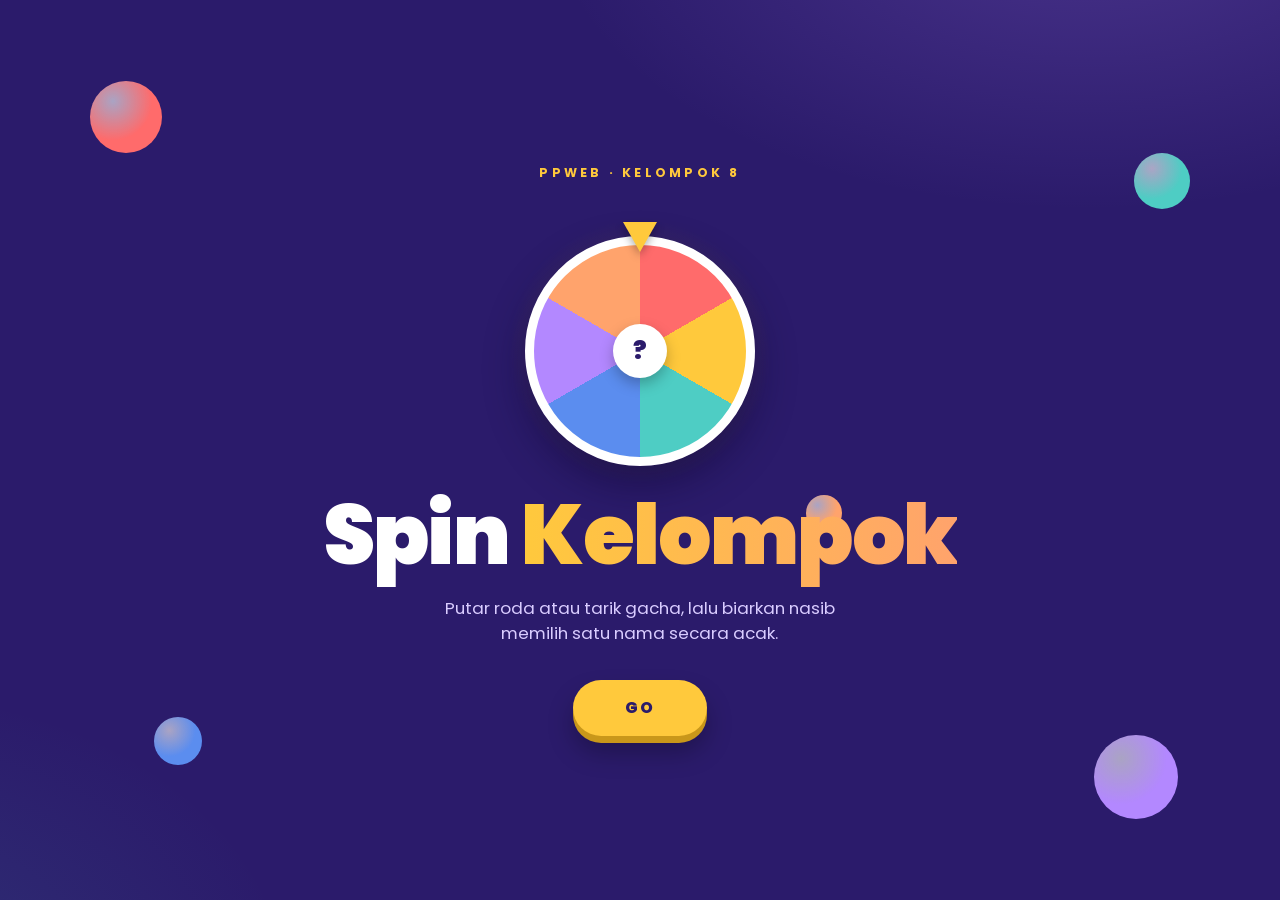
<file: index.html>
<!doctype html>
<html lang="id">
<head>
  <meta charset="utf-8">
  <meta name="viewport" content="width=device-width, initial-scale=1">
  <title>Spin Kelompok</title>
  <link rel="preconnect" href="https://fonts.googleapis.com">
  <link rel="preconnect" href="https://fonts.gstatic.com" crossorigin>
  <link href="https://fonts.googleapis.com/css2?family=Poppins:wght@400;500;600;700;800;900&display=swap" rel="stylesheet">
  <link rel="stylesheet" href="assets/css/style.css">
  <style>
    body { display: grid; place-items: center; min-height: 100vh; text-align: center; }
    main { position: relative; z-index: 1; padding: 40px 20px; display: grid; justify-items: center; }
    .eyebrow { color: var(--yellow); font-weight: 700; font-size: .78rem; letter-spacing: .26em; text-transform: uppercase; }

    /* Roda hero */
    .wheel-wrap { position: relative; width: 230px; height: 230px; margin: 54px 0 8px; }
    .wheel-wrap::before { /* glow */
      content: ""; position: absolute; inset: -30px; border-radius: 50%;
      background: radial-gradient(circle, rgba(255, 201, 60, .28), transparent 65%);
      animation: pulse 3.2s ease-in-out infinite;
    }
    .wheel {
      position: absolute; inset: 0; border-radius: 50%; border: 9px solid #fff;
      background: conic-gradient(var(--coral) 0 16.66%, var(--yellow) 0 33.33%, var(--teal) 0 50%, var(--blue) 0 66.66%, var(--violet) 0 83.33%, var(--orange) 0);
      box-shadow: var(--shadow);
      animation: spin 14s linear infinite;
      transition: filter .3s;
    }
    .wheel-wrap:hover .wheel { animation-duration: 2.4s; }
    .hub { position: absolute; left: 50%; top: 50%; width: 54px; height: 54px; margin: -27px; border-radius: 50%;
      background: #fff; color: var(--bg); display: grid; place-items: center; font-weight: 900; font-size: 1.5rem;
      box-shadow: 0 6px 14px rgba(0, 0, 0, .25); }
    .pointer { position: absolute; left: 50%; top: -14px; margin-left: -17px; width: 0; height: 0; z-index: 2;
      border-left: 17px solid transparent; border-right: 17px solid transparent; border-top: 30px solid var(--yellow);
      filter: drop-shadow(0 4px 4px rgba(0, 0, 0, .3)); transform-origin: 50% 0; animation: tick .5s ease-in-out infinite alternate; }
    @keyframes spin { to { transform: rotate(360deg); } }
    @keyframes tick { to { transform: rotate(-9deg); } }
    @keyframes pulse { 50% { opacity: .55; transform: scale(1.08); } }

    h1 { font-size: clamp(2.8rem, 9vw, 5.2rem); font-weight: 900; line-height: 1.05; letter-spacing: -.02em; margin-top: 18px; }
    h1 .hl { background: linear-gradient(90deg, var(--yellow), var(--orange)); -webkit-background-clip: text; background-clip: text; color: transparent; }
    .lead { max-width: 440px; margin: 16px auto 34px; color: var(--text-soft); font-size: 1.05rem; }

    .fade { opacity: 0; transform: translateY(14px); animation: rise .7s cubic-bezier(.2, .8, .2, 1) forwards; animation-delay: calc(var(--i) * .1s); }
    @keyframes rise { to { opacity: 1; transform: none; } }
  </style>
</head>
<body>
  <span class="orb" style="--c:#ff6b6b;width:72px;height:72px;left:7%;top:9%;--d:6s"></span>
  <span class="orb" style="--c:#4ecdc4;width:56px;height:56px;right:7%;top:17%;--d:8s"></span>
  <span class="orb" style="--c:#5b8def;width:48px;height:48px;left:12%;bottom:15%;--d:7s"></span>
  <span class="orb" style="--c:#b388ff;width:84px;height:84px;right:8%;bottom:9%;--d:9s"></span>
  <span class="orb" style="--c:#ffa36c;width:36px;height:36px;left:63%;top:55%;--d:5s"></span>

  <main>
    <p class="eyebrow fade" style="--i:0">PPWEB · Kelompok 8</p>
    <div class="wheel-wrap fade" style="--i:1" aria-hidden="true">
      <div class="pointer"></div>
      <div class="wheel"></div>
      <div class="hub">?</div>
    </div>
    <h1 class="fade" style="--i:2">Spin <span class="hl">Kelompok</span></h1>
    <p class="lead fade" style="--i:3">Putar roda atau tarik gacha, lalu biarkan nasib memilih satu nama secara acak.</p>
    <a class="btn-3d fade" style="--i:4" href="login/">Go</a>
  </main>
</body>
</html>
</file>
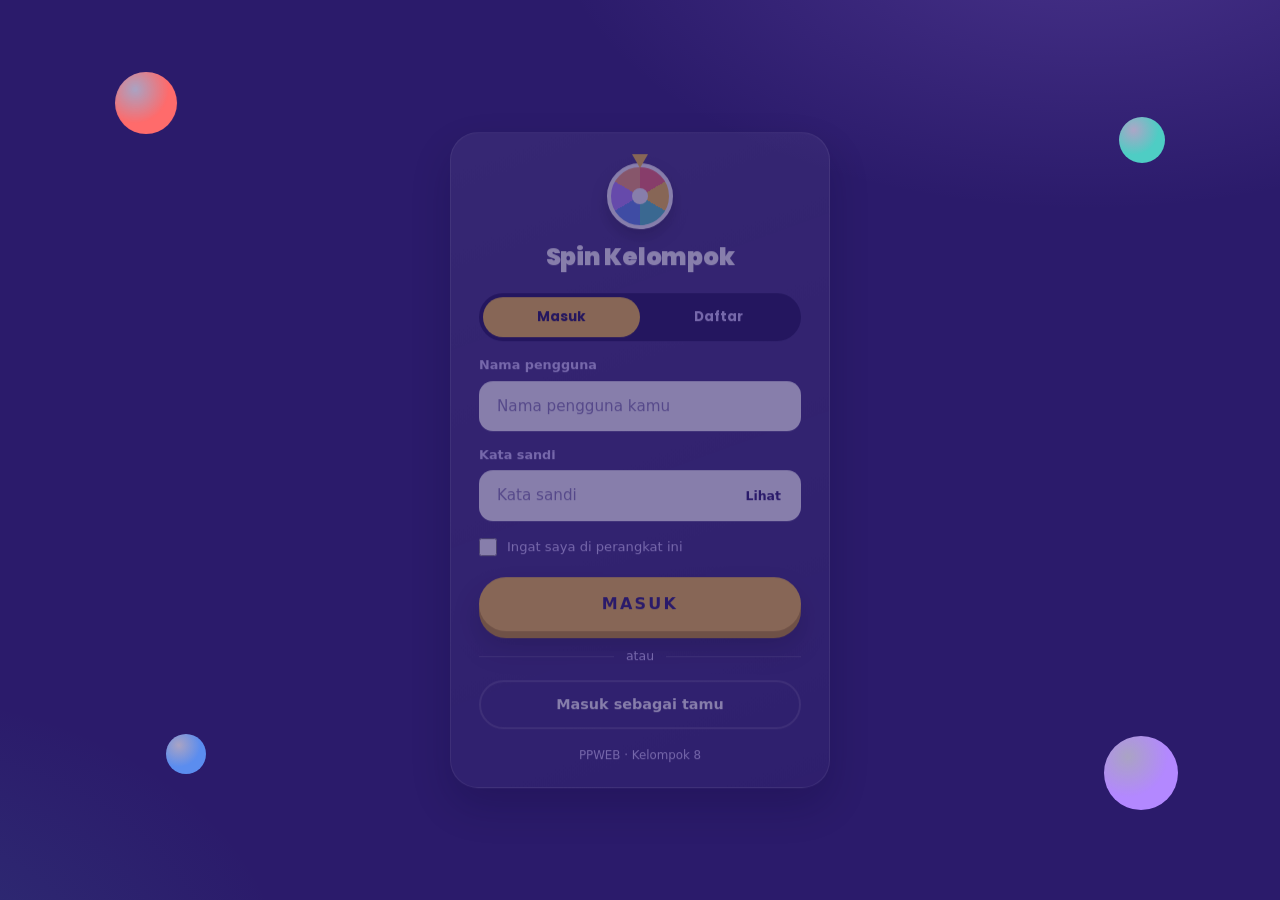
<file: beranda/index.html>
<!doctype html>
<html lang="id" data-base="../">
<head>
  <meta charset="utf-8">
  <meta name="viewport" content="width=device-width, initial-scale=1">
  <title>Beranda · Spin Kelompok</title>
  <link rel="preconnect" href="https://fonts.googleapis.com">
  <link rel="preconnect" href="https://fonts.gstatic.com" crossorigin>
  <link href="https://fonts.googleapis.com/css2?family=Poppins:wght@400;500;600;700;800;900&display=swap" rel="stylesheet">
  <link rel="stylesheet" href="../assets/css/style.css">
  <link rel="stylesheet" href="beranda.css">
</head>
<body>
  <div class="container page">
    <header data-topbar data-active="beranda"></header>

    <section class="hello">
      <p class="hello-sub">Beranda</p>
      <h1>Halo, <span id="userName">Tamu</span> <span id="guestBadge" class="badge" hidden>Tamu</span></h1>
      <p class="muted">Mau ngacak apa hari ini? Pilih salah satu mode di bawah.</p>
    </section>

    <main class="bento">
      <!-- SPIN -->
      <a class="tile t-spin" href="../spin/" style="--accent:var(--coral)">
        <span class="num">01</span>
        <div class="art art-spin" aria-hidden="true"><i class="needle"></i><b></b></div>
        <div class="txt"><h2>Spin</h2><p>Putar roda, satu nama terpilih.</p></div>
        <span class="go" aria-hidden="true">→</span>
      </a>

      <!-- GACHA -->
      <a class="tile t-gacha" href="../gacha/" style="--accent:var(--teal)">
        <span class="num">02</span>
        <div class="art art-gacha" aria-hidden="true">
          <div class="globe">
            <i style="--c:#ff8f8f;--x:12%;--y:56%;--dl:0s"></i>
            <i style="--c:#ffd36a;--x:40%;--y:60%;--dl:.15s"></i>
            <i style="--c:#7ee2d6;--x:62%;--y:48%;--dl:.3s"></i>
            <i style="--c:#c8a8ff;--x:26%;--y:30%;--dl:.1s"></i>
            <i style="--c:#8fb3ff;--x:50%;--y:26%;--dl:.25s"></i>
          </div>
          <div class="base"><span></span></div>
        </div>
        <div class="txt"><h2>Gacha</h2><p>Tarik tuas, dapat nomor urut.</p></div>
        <span class="go" aria-hidden="true">→</span>
      </a>

      <!-- DETEKTIF -->
      <a class="tile t-detektif" href="../detektif/" style="--accent:var(--violet)">
        <span class="num">03</span>
        <div class="art art-det" aria-hidden="true">
          <svg viewBox="0 0 120 110">
            <ellipse cx="52" cy="92" rx="34" ry="16" fill="#fff" opacity=".9"/>
            <circle cx="52" cy="58" r="17" fill="#fff"/>
            <ellipse cx="52" cy="46" rx="29" ry="6" fill="#1d1250"/>
            <path d="M35 46c0-16 34-16 34 0z" fill="#1d1250"/>
            <g class="lens">
              <circle cx="84" cy="60" r="20" fill="rgba(255,255,255,.16)" stroke="#ffc93c" stroke-width="6"/>
              <path d="m98 75 14 16" stroke="#ffc93c" stroke-width="8" stroke-linecap="round"/>
            </g>
          </svg>
        </div>
        <div class="txt"><h2>Detektif</h2><p>Jawab soal, jadi ketua kelompok.</p></div>
        <span class="go" aria-hidden="true">→</span>
      </a>

      <!-- DATA -->
      <a class="tile t-data" href="../data/" style="--accent:var(--yellow)">
        <span class="num">04</span>
        <div class="art art-data" aria-hidden="true">
          <div class="row"><em>1</em><span></span><span></span></div>
          <div class="row"><em>2</em><span></span><span></span></div>
          <div class="row"><em>3</em><span></span><span></span></div>
        </div>
        <div class="txt"><h2>Tampilkan Data</h2><p>Lihat kelompok & urutan tampil yang sudah tersimpan.</p></div>
        <span class="go" aria-hidden="true">→</span>
      </a>

      <!-- EXIT (bentuk panah sesuai sketsa) -->
      <a class="tile t-exit" href="../index.html" id="exitLink" data-exit>
        <span class="arrow"><b>Exit</b><svg viewBox="0 0 24 24"><path d="M5 12h14m-6-6 6 6-6 6" fill="none" stroke="currentColor" stroke-width="2.6" stroke-linecap="round" stroke-linejoin="round"/></svg></span>
      </a>
    </main>
  </div>

  <script src="../assets/js/common.js"></script>
  <script>SK.jaga();</script>
  <script>
    document.addEventListener("DOMContentLoaded", async () => {
      const u = await SK.getUser();
      if (!u) { location.replace("../login/"); return; }   // belum masuk -> ke halaman login
      document.getElementById("userName").textContent = u.name;
      document.getElementById("guestBadge").hidden = !u.guest;
    });
  </script>
</body>
</html>
</file>
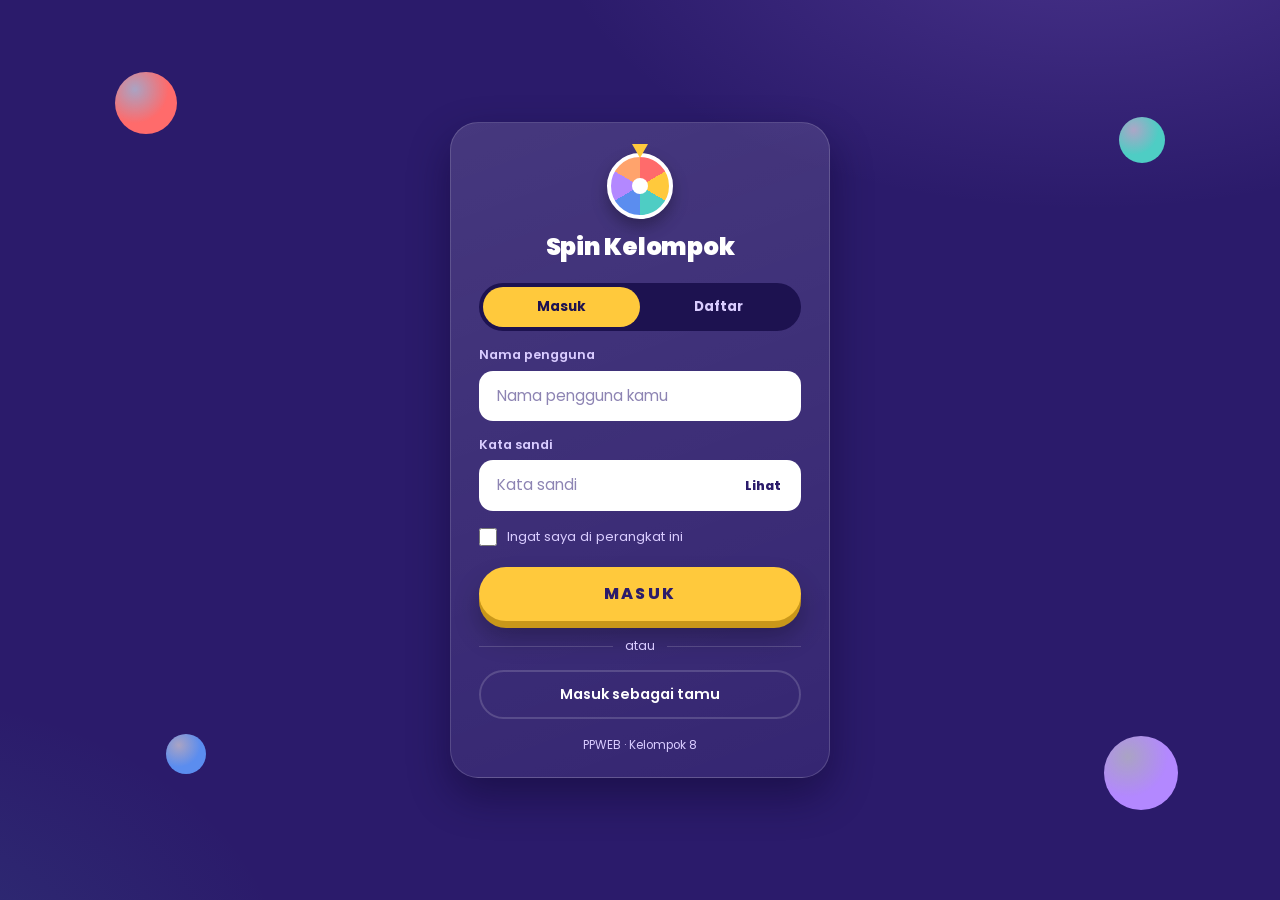
<file: data/index.html>
<!DOCTYPE html>
<html lang="id" data-base="../">
<head>
  <meta charset="UTF-8">
  <meta name="viewport" content="width=device-width, initial-scale=1">
  <title>Data Kelompok · Spin Kelompok</title>
  <link rel="preconnect" href="https://fonts.googleapis.com">
  <link rel="preconnect" href="https://fonts.gstatic.com" crossorigin>
  <link href="https://fonts.googleapis.com/css2?family=Poppins:wght@400;500;600;700;800;900&display=swap" rel="stylesheet">
  <link rel="stylesheet" href="../assets/css/style.css">
  <link rel="stylesheet" href="data.css">
</head>
<body>
  <div class="container page">
    <header data-topbar data-active="data"></header>

    <section class="dt-hero">
      <p class="dt-eyebrow">Hasil tersimpan</p>
      <h1>Data Kelompok</h1>
      <p class="dt-sub">Siapa ada di kelompok berapa, dan kelompok mana tampil lebih dulu.</p>
    </section>

    <section class="dt-stats" aria-label="Ringkasan">
      <div class="card"><span class="muted">Jumlah kelompok</span><strong id="stKelompok">0</strong></div>
      <div class="card"><span class="muted">Jumlah anggota</span><strong id="stAnggota">0</strong></div>
      <div class="card"><span class="muted">Tampil pertama</span><strong class="kuning" id="stPertama">-</strong></div>
    </section>

    <section class="card dt-tabel">
      <div class="dt-kepala"><span>Urutan tampil</span><span>Kelompok</span><span>Anggota</span></div>
      <div id="baris"></div>
      <p class="muted dt-pesan" id="pesan" aria-live="polite">Memuat data...</p>
      <div class="dt-cta">
        <a class="btn-pill" href="../spin/">Spin Putar</a>
        <a class="btn-ghost" href="../gacha/">Spin Gacha</a>
        <a class="btn-ghost" href="../detektif/">Detektif</a>
      </div>
    </section>

    <div class="dt-aksi">
      <button class="btn-ghost danger" id="btnHapus" type="button">Hapus semua data</button>
      <span class="muted" id="info"></span>
    </div>
  </div>

  <script src="../assets/js/common.js"></script>
  <script>SK.jaga();</script>
  <script src="data.js"></script>
</body>
</html>
</file>
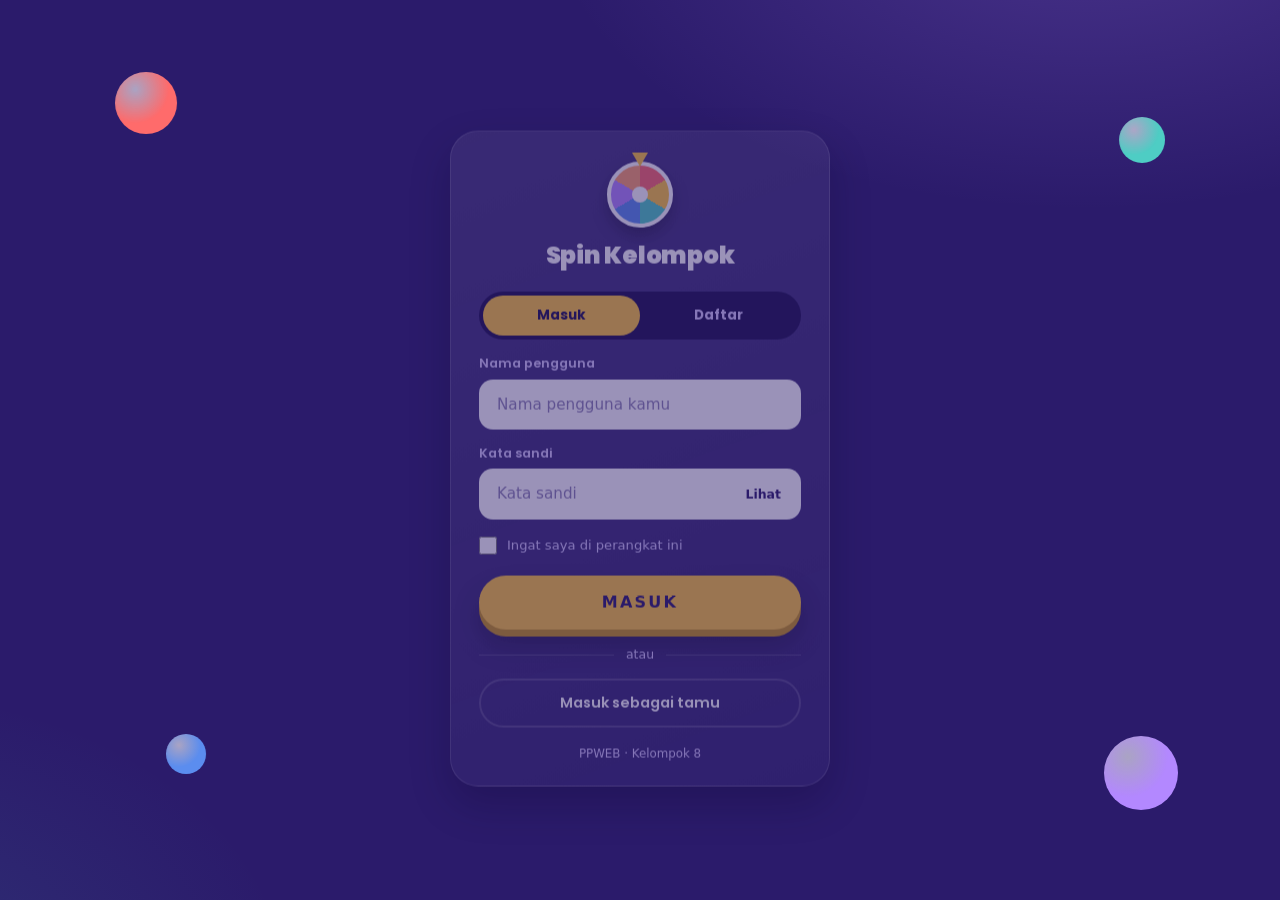
<file: detektif/index.html>
<!DOCTYPE html>
<html lang="id" data-base="../">
<head>
  <meta charset="UTF-8">
  <meta name="viewport" content="width=device-width, initial-scale=1">
  <title>Detektif · Spin Kelompok</title>
  <link rel="preconnect" href="https://fonts.googleapis.com">
  <link rel="preconnect" href="https://fonts.gstatic.com" crossorigin>
  <link href="https://fonts.googleapis.com/css2?family=Poppins:wght@400;500;600;700;800;900&display=swap" rel="stylesheet">
  <link rel="stylesheet" href="../assets/css/style.css">
  <link rel="stylesheet" href="../assets/css/detektif.css">
</head>
<body>
  <div class="container page">
    <header data-topbar data-active="detektif"></header>

    <main class="dk-layout">
      <!-- Panel kiri: pengaturan -->
      <aside class="card dk-side">
        <h2>Pengaturan detektif</h2>

        <div class="dk-field">
          <label class="label" for="inNama">Tambah nama</label>
          <div class="dk-row">
            <input class="input" id="inNama" placeholder="Contoh: Hadi" autocomplete="off" maxlength="30">
            <button class="btn-pill" id="btnNama" type="button">Tambah</button>
          </div>
          <div class="dk-chips" id="listNama"></div>
        </div>

        <div class="dk-field">
          <label class="label" for="inSoal">Tambah soal</label>
          <div class="dk-row">
            <input class="input" id="inSoal" placeholder="Tulis pertanyaan" autocomplete="off" maxlength="200">
            <button class="btn-pill" id="btnSoal" type="button">Tambah</button>
          </div>
          <div class="dk-chips" id="listSoal"></div>
        </div>

        <div class="dk-field">
          <label class="label" for="inJumlah">Jumlah kelompok</label>
          <div class="dk-row">
            <input class="input dk-small" id="inJumlah" type="number" min="1" value="3" inputmode="numeric">
            <button class="btn-ghost" id="btnReset" type="button">Mulai ulang</button>
          </div>
        </div>
      </aside>

      <!-- Panel kanan: arena -->
      <section class="card dk-arena">
        <h1>Spin Detektif</h1>
        <span class="chip" id="status" aria-live="polite">Isi nama, soal, dan jumlah kelompok dulu</span>

        <div class="dk-wheel-wrap">
          <div class="dk-pointer" aria-hidden="true"></div>
          <canvas id="wheel" width="320" height="320" role="img" aria-label="Roda nama peserta"></canvas>
        </div>

        <button class="btn-3d" id="btnSpin" type="button">Spin nama</button>

        <div class="dk-panel" id="panelJawab" hidden>
          <p class="muted" id="soalLabel"></p>
          <p class="dk-soal" id="soalTeks"></p>
          <div class="dk-row">
            <button class="btn-pill" id="btnBenar" type="button">Benar</button>
            <button class="btn-ghost" id="btnSalah" type="button">Salah</button>
          </div>
        </div>

        <div class="dk-panel" id="panelPilih" hidden>
          <p id="pilihJudul"></p>
          <div class="dk-pilih" id="pilihDaftar"></div>
        </div>

        <div class="dk-panel" id="panelSimpan" hidden>
          <p>Semua kelompok sudah terisi.</p>
          <button class="btn-pill" id="btnSimpan" type="button">Simpan hasil</button>
          <p class="muted" id="pesanSimpan" aria-live="polite"></p>
        </div>

        <div class="dk-groups" id="groups"></div>
      </section>
    </main>
  </div>

  <script src="../assets/js/common.js"></script>
  <script>SK.jaga();</script>
  <script src="../assets/js/wheel.js"></script>
  <script src="../assets/js/detektif.js"></script>
</body>
</html>
</file>
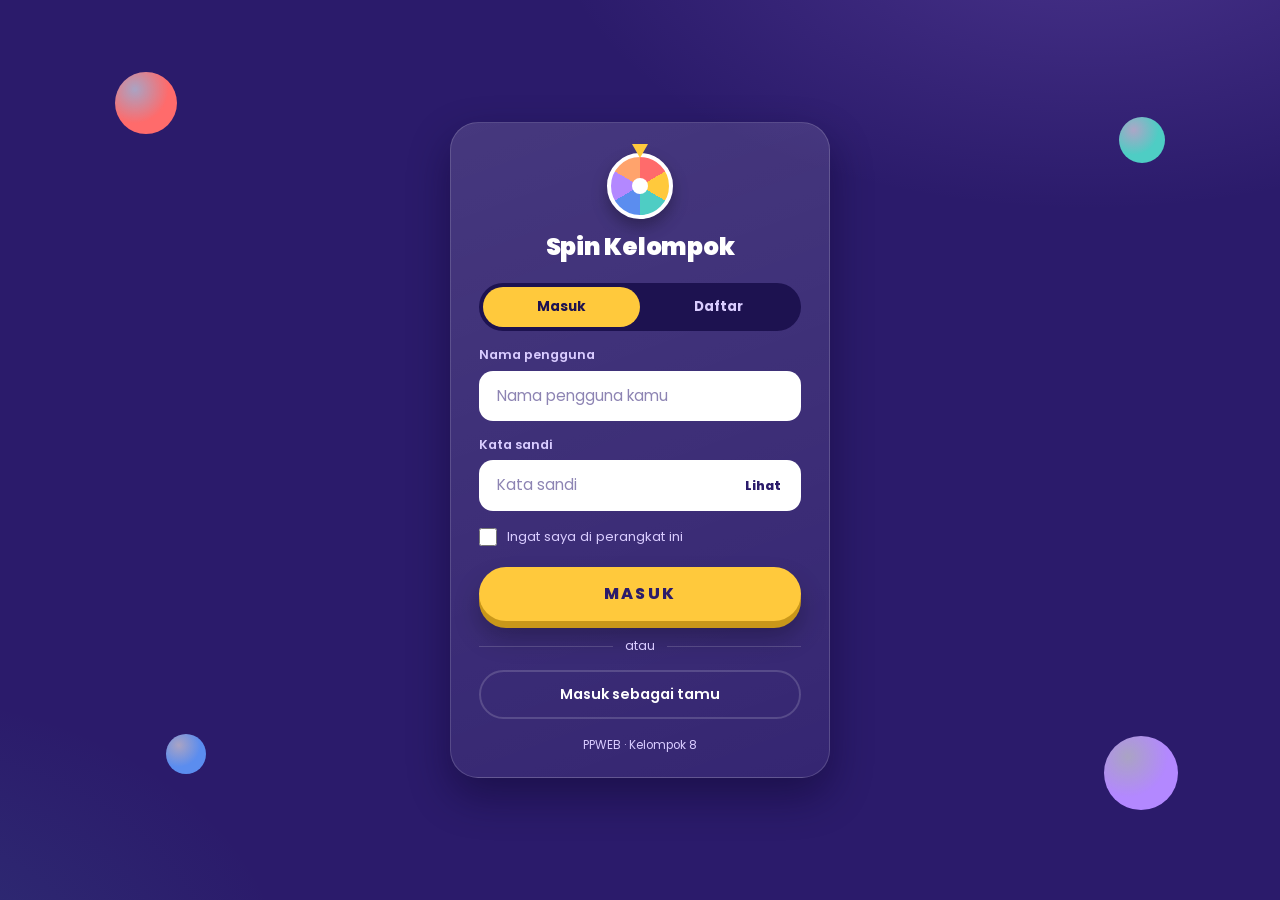
<file: gacha/index.html>
<!doctype html>
<html lang="id" data-base="../">
<head>
  <meta charset="utf-8">
  <meta name="viewport" content="width=device-width, initial-scale=1">
  <title>Spin Gacha · Spin Kelompok</title>
  <link rel="preconnect" href="https://fonts.googleapis.com">
  <link rel="preconnect" href="https://fonts.gstatic.com" crossorigin>
  <link href="https://fonts.googleapis.com/css2?family=Poppins:wght@400;500;600;700;800;900&display=swap" rel="stylesheet">
  <link rel="stylesheet" href="../assets/css/style.css">
  <link rel="stylesheet" href="gacha.css">
</head>
<body>
  <div class="container page">
    <header data-topbar data-active="gacha"></header>

    <div class="workspace">
      <!-- Panel kiri: daftar kelompok -->
      <aside class="card side">
        <h2>Daftar kelompok</h2>

        <label class="label" for="groupName">Tambah kelompok</label>
        <form class="row" id="addForm" autocomplete="off">
          <input class="input" id="groupName" maxlength="20" placeholder="Contoh: Kelompok 5">
          <button class="btn-pill" type="submit">Tambah</button>
        </form>

        <p class="count" id="countText">0 kelompok</p>
        <div class="chips" id="chips" aria-live="polite"></div>

        <label class="check">
          <input type="checkbox" id="noRepeat" checked>
          <span>Jangan pilih nomor yang sama lagi</span>
        </label>

        <div class="row wrap">
          <button class="btn-ghost" id="resetResult" type="button">Reset hasil</button>
          <button class="btn-ghost" id="resetAll" type="button">Reset daftar</button>
        </div>
        <p class="hint" id="lockHint" hidden>Daftar terkunci selama undian berjalan. Pakai "Reset hasil" untuk mengubah.</p>
      </aside>

      <!-- Panel kanan: mesin gacha -->
      <section class="card stage">
        <h1>Spin Gacha</h1>
        <p class="pill" id="status">Tambahkan minimal 2 kelompok</p>

        <div class="gacha">
          <div class="globe-wrap"><canvas id="globe" width="300" height="300" role="img" aria-label="Bola-bola bernomor di dalam mesin gacha"></canvas></div>
          <div class="machine">
            <button class="knob" id="knob" type="button" aria-label="Tuas gacha"><i></i></button>
            <div class="slot" id="slot"></div>
          </div>
        </div>

        <button class="btn-3d" id="pullBtn" type="button">Tarik tuas</button>

        <div class="result" id="result" aria-live="polite">
          <span class="muted small-text" id="resLabel">Nomor urut tampil</span>
          <strong id="resName">?</strong>
          <span class="muted small-text" id="resNote">tarik tuas untuk memulai</span>
        </div>

        <div class="donebar" id="doneBar" hidden>
          <span>Semua kelompok sudah mendapat nomor urut.</span>
          <button class="btn-pill" id="saveBtn" type="button">Simpan hasil</button>
        </div>
      </section>
    </div>

    <!-- Urutan tampil -->
    <section class="order" id="order" aria-label="Urutan tampil"></section>
  </div>

  <div class="toast" id="toast" role="status"></div>
  <div class="confetti" id="confetti" aria-hidden="true"></div>

  <script src="../assets/js/common.js"></script>
  <script>SK.jaga();</script>
  <script src="gacha.js"></script>
</body>
</html>
</file>
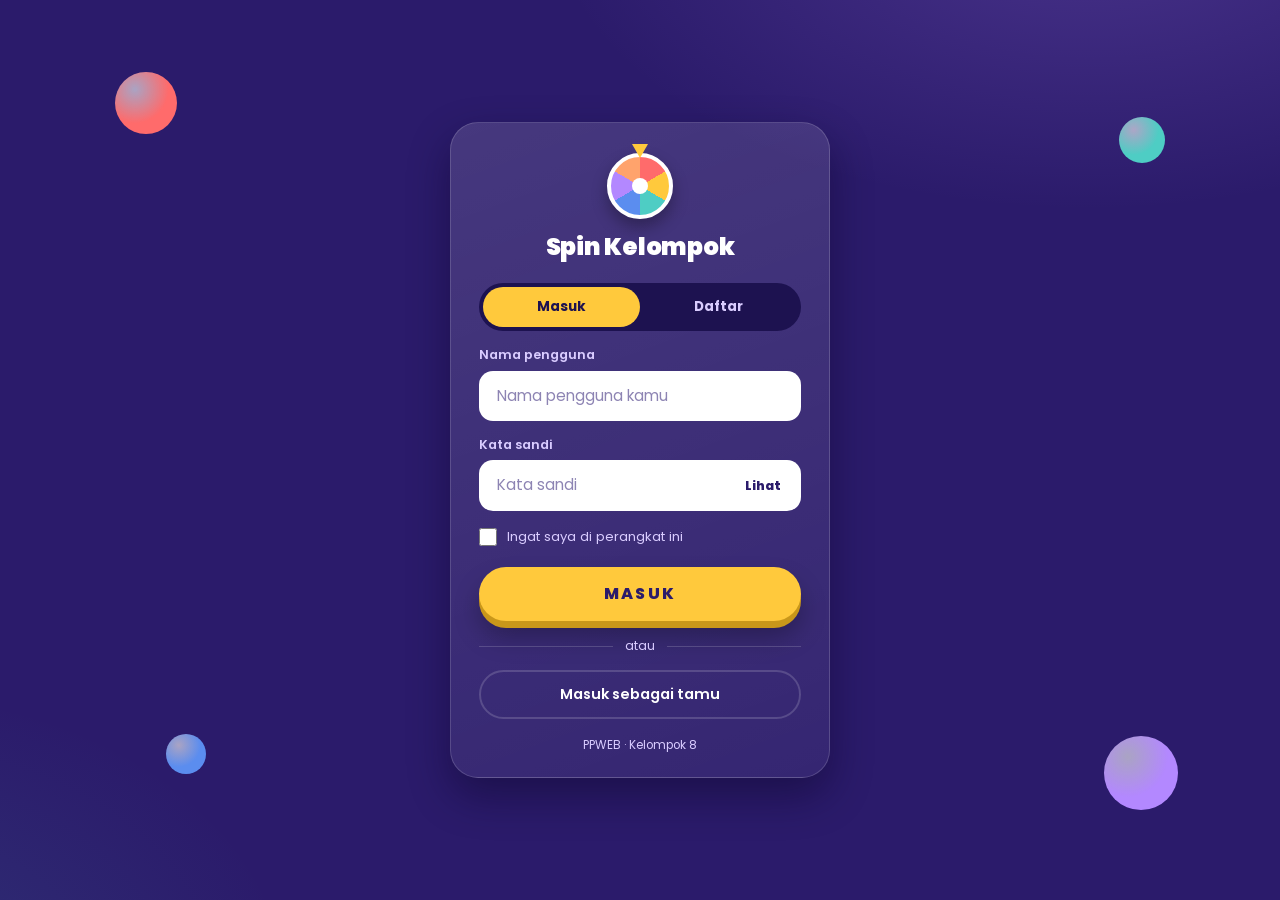
<file: login/index.html>
<!doctype html>
<html lang="id" data-base="../">
<head>
  <meta charset="utf-8">
  <meta name="viewport" content="width=device-width, initial-scale=1">
  <title>Masuk · Spin Kelompok</title>
  <link rel="preconnect" href="https://fonts.googleapis.com">
  <link rel="preconnect" href="https://fonts.gstatic.com" crossorigin>
  <link href="https://fonts.googleapis.com/css2?family=Poppins:wght@400;500;600;700;800;900&display=swap" rel="stylesheet">
  <link rel="stylesheet" href="../assets/css/style.css">
  <link rel="stylesheet" href="login.css">
</head>
<body class="login-body">
  <span class="orb" style="--c:#ff6b6b;width:62px;height:62px;left:9%;top:8%;--d:6s"></span>
  <span class="orb" style="--c:#4ecdc4;width:46px;height:46px;right:9%;top:13%;--d:8s"></span>
  <span class="orb" style="--c:#5b8def;width:40px;height:40px;left:13%;bottom:14%;--d:7s"></span>
  <span class="orb" style="--c:#b388ff;width:74px;height:74px;right:8%;bottom:10%;--d:9s"></span>

  <main class="auth" id="auth">
    <div class="logo" aria-hidden="true"><i></i><b></b></div>
    <h1>Spin Kelompok</h1>

    <div class="tabs" id="tabs" data-mode="login" role="tablist" aria-label="Pilih Masuk atau Daftar">
      <button type="button" role="tab" id="tabLogin" aria-selected="true">Masuk</button>
      <button type="button" role="tab" id="tabReg" aria-selected="false">Daftar</button>
    </div>

    <form id="authForm" novalidate>
      <label class="label" for="username">Nama pengguna</label>
      <input class="input" id="username" name="username" autocomplete="username" placeholder="Nama pengguna kamu" maxlength="30" autocapitalize="none" spellcheck="false">

      <label class="label" for="password">Kata sandi</label>
      <div class="pw">
        <input class="input" id="password" name="password" type="password" autocomplete="current-password" placeholder="Kata sandi">
        <button type="button" id="togglePw" aria-label="Tampilkan kata sandi">Lihat</button>
      </div>

      <div id="confirmWrap" hidden>
        <label class="label" for="confirm">Ulangi kata sandi</label>
        <input class="input" id="confirm" type="password" autocomplete="new-password" placeholder="Ketik ulang kata sandi">
      </div>

      <label class="check" id="rememberWrap">
        <input type="checkbox" id="remember">
        <span>Ingat saya di perangkat ini</span>
      </label>

      <p class="msg" id="msg" role="alert" hidden></p>

      <button class="btn-3d block" id="submitBtn" type="submit">Masuk</button>
    </form>

    <div class="or"><span>atau</span></div>
    <button class="btn-ghost block" id="guestBtn" type="button">Masuk sebagai tamu</button>

    <p class="foot">PPWEB · Kelompok 8</p>
  </main>

  <script src="login.js"></script>
</body>
</html>
</file>
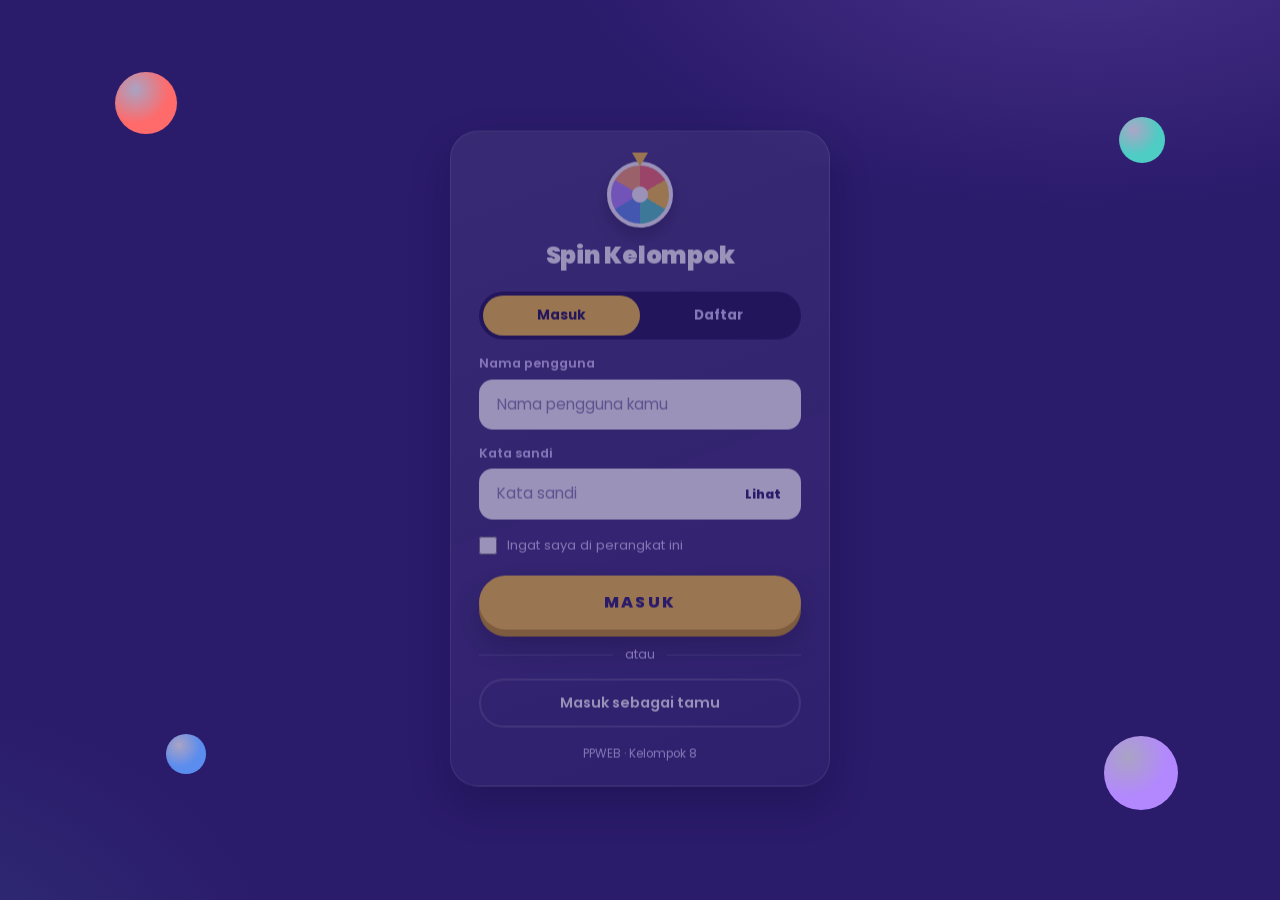
<file: spin/index.html>
<!doctype html>
<html lang="id" data-base="../">
<head>
  <meta charset="utf-8">
  <meta name="viewport" content="width=device-width, initial-scale=1">
  <title>Spin Putar · Spin Kelompok</title>
  <link rel="preconnect" href="https://fonts.googleapis.com">
  <link rel="preconnect" href="https://fonts.gstatic.com" crossorigin>
  <link href="https://fonts.googleapis.com/css2?family=Poppins:wght@400;500;600;700;800;900&display=swap" rel="stylesheet">
  <link rel="stylesheet" href="../assets/css/style.css">
  <link rel="stylesheet" href="spin.css">
</head>
<body>
  <div class="container page">
    <header data-topbar data-active="spin"></header>

    <div class="workspace">
      <!-- Panel kiri: daftar nama -->
      <aside class="card side">
        <h2>Daftar nama</h2>

        <label class="label" for="nameInput">Tambah nama</label>
        <form class="row" id="addForm" autocomplete="off">
          <input class="input" id="nameInput" maxlength="16" placeholder="Contoh: Hadi">
          <button class="btn-pill" type="submit">Tambah</button>
        </form>

        <p class="count" id="countText">0 nama</p>
        <div class="chips" id="chips" aria-live="polite"></div>

        <label class="label" for="groupInput">Jumlah kelompok</label>
        <input class="input small" id="groupInput" type="number" min="1" value="2" inputmode="numeric">

        <label class="check">
          <input type="checkbox" id="noRepeat" checked>
          <span>Jangan pilih nama yang sama lagi</span>
        </label>

        <div class="row wrap">
          <button class="btn-ghost" id="resetResult" type="button">Reset hasil</button>
          <button class="btn-ghost" id="resetAll" type="button">Reset daftar</button>
        </div>
        <p class="hint" id="lockHint" hidden>Daftar terkunci selama pembagian berjalan. Pakai "Reset hasil" untuk mengubah.</p>
      </aside>

      <!-- Panel kanan: roda -->
      <section class="card stage">
        <h1>Spin Putar</h1>
        <p class="pill" id="status">Tambahkan minimal 2 nama</p>

        <div class="wheel-box">
          <span class="pointer" aria-hidden="true"></span>
          <canvas id="wheel" width="340" height="340" role="img" aria-label="Roda nama"></canvas>
        </div>

        <button class="btn-3d" id="spinBtn" type="button">Putar</button>

        <div class="result" id="result" aria-live="polite">
          <span class="muted small-text" id="resLabel">Terpilih</span>
          <strong id="resName">?</strong>
          <span class="muted small-text" id="resNote">tekan Putar untuk memulai</span>
        </div>

        <div class="donebar" id="doneBar" hidden>
          <span>Semua nama sudah terbagi ke kelompok.</span>
          <button class="btn-pill" id="saveBtn" type="button">Simpan hasil</button>
        </div>
      </section>
    </div>

    <!-- Hasil kelompok -->
    <section class="groups" id="groups" aria-label="Hasil kelompok"></section>
  </div>

  <div class="toast" id="toast" role="status"></div>
  <div class="confetti" id="confetti" aria-hidden="true"></div>

  <script src="../assets/js/common.js"></script>
  <script>SK.jaga();</script>
  <script src="spin.js"></script>
</body>
</html>
</file>
<file: assets/css/style.css>
/* ==========================================================
   Spin Kelompok - Design System (dikerjakan Tim A)
   Dipakai SEMUA halaman. Tim B: pakai class & variabel di sini,
   jangan bikin warna/tombol sendiri supaya tampilan konsisten.
   ========================================================== */

:root {
  --bg: #2b1b6b;
  --bg-deep: #1d1250;
  --surface: #3c2d77;
  --surface-2: #4a3a8a;
  --line: rgba(255, 255, 255, .16);
  --text: #ffffff;
  --text-soft: #d9ccff;
  --yellow: #ffc93c;
  --yellow-dark: #c9971a;
  --coral: #ff6b6b;
  --teal: #4ecdc4;
  --violet: #b388ff;
  --blue: #5b8def;
  --orange: #ffa36c;
  --danger: #ff7a7a;
  --radius: 22px;
  --shadow: 0 18px 40px rgba(10, 4, 40, .45);
  --font: "Poppins", system-ui, -apple-system, "Segoe UI", sans-serif;
}

*, *::before, *::after { box-sizing: border-box; margin: 0; padding: 0; }
html { -webkit-text-size-adjust: 100%; }

body {
  font-family: var(--font);
  color: var(--text);
  background:
    radial-gradient(900px 500px at 85% -10%, rgba(179, 136, 255, .22), transparent 60%),
    radial-gradient(700px 500px at -10% 110%, rgba(78, 205, 196, .12), transparent 60%),
    var(--bg);
  min-height: 100vh;
  line-height: 1.5;
  overflow-x: hidden;
}

[hidden] { display: none !important; }   /* atribut hidden selalu menang atas display bawaan komponen */
a { color: inherit; text-decoration: none; }
button { font: inherit; cursor: pointer; border: 0; background: none; color: inherit; }
:focus-visible { outline: 3px solid var(--yellow); outline-offset: 3px; }

/* ---------- Layout ---------- */
.container { width: min(1120px, 100% - 40px); margin-inline: auto; }
.page { padding-block: 22px 56px; }

/* ---------- Tombol 3D kuning (ciri khas) ---------- */
.btn-3d {
  display: inline-flex; align-items: center; justify-content: center; gap: 10px;
  padding: 16px 52px;
  background: var(--yellow);
  color: var(--bg);
  font-weight: 800; letter-spacing: .14em; text-transform: uppercase;
  border-radius: 999px;
  box-shadow: 0 7px 0 var(--yellow-dark), 0 16px 26px rgba(0, 0, 0, .28);
  transition: transform .12s ease, box-shadow .12s ease;
}
.btn-3d:hover { transform: translateY(-2px); box-shadow: 0 9px 0 var(--yellow-dark), 0 20px 30px rgba(0, 0, 0, .3); }
.btn-3d:active { transform: translateY(6px); box-shadow: 0 1px 0 var(--yellow-dark), 0 6px 10px rgba(0, 0, 0, .3); }
.btn-3d[disabled] { opacity: .55; pointer-events: none; }

.btn-pill {
  padding: 10px 22px; border-radius: 999px; font-weight: 600; font-size: .9rem;
  background: #fff; color: var(--bg); transition: transform .15s;
}
.btn-pill:hover { transform: translateY(-2px); }
.btn-ghost {
  padding: 10px 22px; border-radius: 999px; font-weight: 600; font-size: .9rem;
  border: 2px solid var(--line); color: #fff; transition: background .15s, border-color .15s;
}
.btn-ghost:hover { background: rgba(255, 255, 255, .08); border-color: rgba(255, 255, 255, .4); }

/* ---------- Kartu kaca ---------- */
.card {
  background: rgba(255, 255, 255, .07);
  border: 1px solid var(--line);
  border-radius: var(--radius);
  backdrop-filter: blur(6px);
  padding: 24px;
}

/* ---------- Chip (nama anggota / kelompok) ---------- */
.chip {
  display: inline-flex; align-items: center; gap: 8px;
  padding: 7px 14px; border-radius: 999px;
  background: rgba(255, 255, 255, .12); font-weight: 600; font-size: .9rem;
}
.chip button { opacity: .7; font-size: 1rem; line-height: 1; }
.chip button:hover { opacity: 1; }
.badge {
  display: inline-block; padding: 3px 12px; border-radius: 999px; font-size: .72rem; font-weight: 700;
  letter-spacing: .08em; text-transform: uppercase; background: var(--yellow); color: var(--bg);
}

/* ---------- Input ---------- */
.input {
  width: 100%; padding: 12px 16px; border-radius: 14px; border: 2px solid transparent;
  background: #fff; color: var(--bg); font: inherit; font-size: .95rem;
}
.input::placeholder { color: #8d84b3; }
.input:focus { outline: none; border-color: var(--yellow); }
.label { display: block; margin-bottom: 6px; font-size: .8rem; font-weight: 600; color: var(--text-soft); }

/* ---------- Orb melayang (dekorasi) ---------- */
.orb {
  position: fixed; border-radius: 50%; pointer-events: none; z-index: 0;
  background: radial-gradient(circle at 32% 28%, rgba(255, 255, 255, .6), var(--c) 55%);
  animation: floaty var(--d, 7s) ease-in-out infinite alternate;
}
@keyframes floaty { to { transform: translateY(-22px) translateX(8px); } }

/* ---------- Topbar + menu titik tiga ---------- */
.topbar { display: flex; align-items: center; gap: 14px; position: relative; z-index: 20; }
.icon-btn {
  width: 44px; height: 44px; border-radius: 50%; display: grid; place-items: center;
  border: 2px solid rgba(255, 255, 255, .45); transition: background .15s;
}
.icon-btn:hover { background: rgba(255, 255, 255, .12); }
.icon-btn svg { width: 20px; height: 20px; fill: none; stroke: currentColor; stroke-width: 2; stroke-linecap: round; stroke-linejoin: round; }
.icon-btn.is-muted { opacity: .55; }
.brand { display: flex; align-items: center; gap: 10px; font-weight: 800; font-size: 1.15rem; }
.brand-logo { width: 32px; height: 32px; border-radius: 50%; background: conic-gradient(var(--coral) 0 17%, var(--yellow) 0 33%, var(--teal) 0 50%, var(--blue) 0 67%, var(--violet) 0 83%, var(--orange) 0); }
.topbar .spacer { flex: 1; }

.menu { position: relative; }
.menu-panel {
  position: absolute; top: 54px; left: 0; width: 216px; padding: 8px;
  background: #fff; color: var(--bg); border-radius: 18px; box-shadow: var(--shadow);
  opacity: 0; transform: translateY(-8px) scale(.97); transform-origin: top left; pointer-events: none;
  transition: opacity .16s, transform .16s;
}
.menu.open .menu-panel { opacity: 1; transform: none; pointer-events: auto; }
.menu-panel a { display: block; padding: 11px 16px; border-radius: 12px; font-weight: 600; font-size: .92rem; }
.menu-panel a:hover { background: #f1ecff; }
.menu-panel a.active { background: var(--yellow); }
.menu-panel hr { border: 0; border-top: 1px solid #ddd6f5; margin: 6px 4px; }
.menu-panel a.exit { color: #c0322f; }

/* ---------- Utilitas ---------- */
.stack > * + * { margin-top: var(--gap, 16px); }
.muted { color: var(--text-soft); }
.sr-only { position: absolute; width: 1px; height: 1px; overflow: hidden; clip: rect(0 0 0 0); white-space: nowrap; }

@media (prefers-reduced-motion: reduce) {
  *, *::before, *::after { animation: none !important; transition: none !important; }
}
</file>
<file: beranda/beranda.css>
/* Beranda - bento grid sesuai sketsa: 3 kartu atas, Data lebar + Exit panah di bawah */
.hello { margin: 34px 0 26px; }
.hello-sub { color: var(--yellow); font-weight: 700; font-size: .78rem; letter-spacing: .24em; text-transform: uppercase; }
.hello h1 { font-size: clamp(2rem, 5vw, 3.1rem); font-weight: 900; letter-spacing: -.02em; line-height: 1.15; }
.hello .badge { vertical-align: middle; margin-left: 6px; }

.bento { display: grid; grid-template-columns: repeat(6, 1fr); gap: 18px; }
.t-spin, .t-gacha, .t-detektif { grid-column: span 2; }
.t-data { grid-column: span 4; }
.t-exit { grid-column: span 2; }

.tile {
  position: relative; overflow: hidden; display: flex; flex-direction: column; justify-content: space-between;
  min-height: 300px; padding: 22px; border-radius: 28px; isolation: isolate;
  background: linear-gradient(160deg, rgba(255, 255, 255, .11), rgba(255, 255, 255, .04));
  border: 1px solid var(--line);
  transition: transform .25s cubic-bezier(.2, .8, .2, 1), box-shadow .25s, border-color .25s;
  opacity: 0; animation: rise .6s cubic-bezier(.2, .8, .2, 1) forwards;
}
.tile::before { /* cahaya warna aksen di pojok */
  content: ""; position: absolute; z-index: -1; width: 260px; height: 260px; right: -90px; top: -90px; border-radius: 50%;
  /* gradien radial + mode screen: warna aksen tetap bersih (tidak keruh/cokelat di atas ungu) */
  background: radial-gradient(circle, var(--accent) 0%, transparent 62%); mix-blend-mode: screen;
  opacity: .55; transition: opacity .3s, transform .4s;
}
.tile:hover { transform: translateY(-8px); border-color: var(--accent); box-shadow: 0 24px 44px rgba(8, 3, 36, .5); }
.tile:hover::before { opacity: .6; transform: scale(1.2); }
.t-spin { animation-delay: .05s; } .t-gacha { animation-delay: .12s; } .t-detektif { animation-delay: .19s; }
.t-data { animation-delay: .26s; } .t-exit { animation-delay: .33s; }
@keyframes rise { from { opacity: 0; transform: translateY(22px); } to { opacity: 1; transform: none; } }

.num { position: absolute; top: 18px; left: 22px; font-weight: 800; font-size: .78rem; letter-spacing: .15em; color: var(--accent); }
.txt h2 { font-size: 1.6rem; font-weight: 800; line-height: 1.15; }
.txt p { color: var(--text-soft); font-size: .9rem; margin-top: 4px; max-width: 26ch; }
.go {
  position: absolute; right: 20px; bottom: 20px; width: 42px; height: 42px; border-radius: 50%; display: grid; place-items: center;
  background: var(--accent); color: var(--bg-deep); font-weight: 800; font-size: 1.2rem; transition: transform .25s;
}
.tile:hover .go { transform: translateX(5px) rotate(-45deg); }
.art { flex: 1; display: grid; place-items: center; margin: 16px 0 10px; position: relative; }

/* --- Mini art: Spin (roda berputar saat hover) --- */
.art-spin b {
  width: 128px; height: 128px; border-radius: 50%; border: 6px solid #fff;
  background: conic-gradient(var(--coral) 0 16.66%, var(--yellow) 0 33.33%, var(--teal) 0 50%, var(--blue) 0 66.66%, var(--violet) 0 83.33%, var(--orange) 0);
  box-shadow: 0 12px 24px rgba(0, 0, 0, .3); transition: transform 1.6s cubic-bezier(.1, .7, .2, 1);
}
.tile:hover .art-spin b { transform: rotate(900deg); }
.art-spin .needle { position: absolute; top: calc(50% - 76px); left: 50%; margin-left: -11px; border: 11px solid transparent; border-top: 20px solid var(--yellow); z-index: 1; filter: drop-shadow(0 3px 3px rgba(0, 0, 0, .3)); }

/* --- Mini art: Gacha (bola memantul saat hover) --- */
.art-gacha { display: flex; flex-direction: column; align-items: center; }
.globe { position: relative; width: 112px; height: 112px; border-radius: 50%; border: 5px solid rgba(255, 255, 255, .7); background: radial-gradient(circle at 30% 25%, rgba(255, 255, 255, .35), rgba(255, 255, 255, .06)); }
.globe i { position: absolute; left: var(--x); top: var(--y); width: 26px; height: 26px; border-radius: 50%; background: radial-gradient(circle at 32% 28%, #fff, var(--c) 60%); }
.tile:hover .globe i { animation: bounce .55s ease-in-out infinite alternate; animation-delay: var(--dl); }
@keyframes bounce { 0% { transform: translateY(0); } 100% { transform: translateY(-30px) translateX(6px); } }
.base { width: 124px; height: 54px; margin-top: -8px; border-radius: 16px; background: var(--coral); display: grid; place-items: center; box-shadow: 0 10px 18px rgba(0, 0, 0, .3); }
.base span { width: 24px; height: 24px; border-radius: 50%; background: #fff; border: 4px solid var(--bg-deep); transition: transform .6s; }
.tile:hover .base span { transform: rotate(360deg); }

/* --- Mini art: Detektif (kaca pembesar bergerak saat hover) --- */
.art-det svg { width: 150px; overflow: visible; }
.art-det .lens { transition: transform .8s cubic-bezier(.3, .7, .2, 1); }
.tile:hover .art-det .lens { transform: translate(-46px, 4px) rotate(-8deg); }

/* --- Mini art: Data (baris tabel masuk saat hover) --- */
.t-data { flex-direction: row; align-items: center; gap: 24px; min-height: 220px; }
.t-data .art { margin: 0; flex: 0 0 240px; display: block; }
.art-data .row { display: flex; align-items: center; gap: 8px; padding: 8px 0; border-bottom: 1px solid var(--line); }
.art-data em { font-style: normal; width: 24px; height: 24px; border-radius: 50%; display: grid; place-items: center; font-size: .72rem; font-weight: 800; color: var(--bg-deep); background: var(--yellow); }
.art-data .row:nth-child(2) em { background: #dcd6f0; } .art-data .row:nth-child(3) em { background: var(--orange); }
.art-data span { height: 12px; border-radius: 99px; background: rgba(255, 255, 255, .22); transition: width .5s; }
.art-data span:nth-of-type(1) { width: 70px; } .art-data span:nth-of-type(2) { width: 56px; background: rgba(255, 255, 255, .13); }
.tile:hover .art-data span:nth-of-type(1) { width: 96px; } .tile:hover .art-data span:nth-of-type(2) { width: 82px; }
.t-data .txt { flex: 1; padding-right: 50px; }

/* --- Exit: tombol panah --- */
.t-exit { padding: 0; min-height: 220px; background: none; border: 0; display: flex; align-items: center; justify-content: stretch; }
.t-exit::before { display: none; }
.t-exit:hover { box-shadow: none; }
.arrow {
  display: flex; align-items: center; justify-content: space-between; gap: 10px; width: 100%; height: 150px; padding: 0 36px 0 30px;
  background: var(--coral); color: #fff; font-size: 1.6rem; font-weight: 800; letter-spacing: .08em; text-transform: uppercase;
  clip-path: polygon(0 22%, 62% 22%, 62% 0, 100% 50%, 62% 100%, 62% 78%, 0 78%); border-radius: 0;
  transition: filter .2s, transform .25s;
}
.arrow svg { width: 34px; height: 34px; display: none; }
.arrow b { padding-right: 62px; }
.t-exit:hover .arrow { transform: translateX(8px); filter: brightness(1.1); }

@media (max-width: 860px) {
  .bento { grid-template-columns: 1fr 1fr; }
  .t-spin, .t-gacha { grid-column: span 1; }
  .t-detektif, .t-data, .t-exit { grid-column: span 2; }
  .t-data { flex-direction: column; align-items: stretch; }
  .t-data .art { flex-basis: auto; }
  .t-data .txt { padding-right: 0; }
}
@media (max-width: 560px) {
  .bento { grid-template-columns: 1fr; }
  .tile, .t-spin, .t-gacha, .t-detektif, .t-data, .t-exit { grid-column: 1; }
  .tile { min-height: 250px; }
}
</file>
<file: data/data.css>
/* Halaman Data Kelompok.
   Struktur & logika (data.js) milik Tim B tidak diubah; tampilan dipoles Tim A.
   Class yang dipakai data.js dipertahankan: dt-baris, dt-medali (m1..m3), nama, dt-anggota, chip, ketua. */

/* ---------- hero ---------- */
.dt-hero {
  position: relative; overflow: hidden; isolation: isolate;
  margin-top: 22px; padding: 30px 34px 32px; border-radius: 28px;
  background: linear-gradient(135deg, #4a35b8 0%, #6b45d6 58%, #8a5cf0 100%);
  border: 1px solid rgba(255, 255, 255, .18); box-shadow: var(--shadow);
}
.dt-hero::before { /* roda dekoratif, tema aplikasi */
  content: ""; position: absolute; z-index: -1; right: 52px; top: 50%; width: 140px; height: 140px; margin-top: -64px;
  border-radius: 50%; border: 6px solid rgba(255, 255, 255, .9); opacity: .95; box-shadow: 0 14px 28px rgba(10, 4, 40, .35);
  background: conic-gradient(var(--coral) 0 16.66%, var(--yellow) 0 33.33%, var(--teal) 0 50%, var(--blue) 0 66.66%, var(--violet) 0 83.33%, var(--orange) 0);
  animation: dt-turn 48s linear infinite;
}
.dt-hero::after { /* penunjuk kuning */
  content: ""; position: absolute; z-index: 0; right: 108px; top: calc(50% - 90px);
  border: 14px solid transparent; border-top: 24px solid var(--yellow); border-bottom: 0;
  filter: drop-shadow(0 4px 4px rgba(0, 0, 0, .3));
}
.dt-eyebrow { color: var(--yellow); font-weight: 700; font-size: .74rem; letter-spacing: .24em; text-transform: uppercase; }
.dt-hero h1 { margin-top: 4px; font-size: clamp(1.8rem, 5vw, 2.7rem); font-weight: 900; letter-spacing: -.02em; line-height: 1.12; }
.dt-sub { margin-top: 6px; max-width: 46ch; color: rgba(255, 255, 255, .92); }

/* ---------- ringkasan ---------- */
.dt-stats { display: grid; grid-template-columns: repeat(auto-fit, minmax(200px, 1fr)); gap: 16px; margin-top: 18px; }
.dt-stats .card { position: relative; overflow: hidden; display: grid; gap: 2px; padding: 18px 22px 18px 28px; }
.dt-stats .card::before { content: ""; position: absolute; left: 0; top: 20px; bottom: 20px; width: 5px; border-radius: 0 6px 6px 0; background: var(--c); }
.dt-stats .card:nth-child(1) { --c: var(--coral); }
.dt-stats .card:nth-child(2) { --c: var(--teal); }
.dt-stats .card:nth-child(3) { --c: var(--yellow); }
.dt-stats .muted { font-size: .8rem; font-weight: 600; }
.dt-stats strong { font-size: 2rem; font-weight: 800; line-height: 1.2; font-variant-numeric: tabular-nums; overflow-wrap: anywhere; }
.dt-stats .kuning { color: var(--yellow); }

/* ---------- tabel ---------- */
.dt-tabel { margin-top: 18px; padding: 6px 24px 10px; }
.dt-kepala, .dt-baris { display: grid; grid-template-columns: 140px 190px 1fr; gap: 14px; align-items: center; }
.dt-kepala { padding: 16px 0 12px; font-size: .72rem; font-weight: 700; letter-spacing: .1em; text-transform: uppercase; color: var(--text-soft); border-bottom: 1px solid var(--line); }

.dt-baris {
  position: relative; margin: 0 -14px; padding: 14px; border-radius: 16px;
  transition: background .2s; animation: dt-in .45s cubic-bezier(.2, .8, .2, 1) both;
}
.dt-baris:hover { background: rgba(255, 255, 255, .06); }
.dt-baris + .dt-baris::before { content: ""; position: absolute; left: 14px; right: 14px; top: 0; border-top: 1px solid var(--line); }
.dt-baris:nth-child(2) { animation-delay: .06s; } .dt-baris:nth-child(3) { animation-delay: .12s; }
.dt-baris:nth-child(4) { animation-delay: .18s; } .dt-baris:nth-child(5) { animation-delay: .24s; }
.dt-baris:nth-child(n+6) { animation-delay: .3s; }

.dt-baris:nth-child(6n+1) { --c: #ff8f8f; } .dt-baris:nth-child(6n+2) { --c: #ffd36a; }
.dt-baris:nth-child(6n+3) { --c: #7ee2d6; } .dt-baris:nth-child(6n+4) { --c: #8fb3ff; }
.dt-baris:nth-child(6n+5) { --c: #c8a8ff; } .dt-baris:nth-child(6n+6) { --c: #ffb27d; }
.dt-baris .nama { display: flex; align-items: center; gap: 10px; font-weight: 800; overflow-wrap: anywhere; }
.dt-baris .nama::before { content: ""; flex: none; width: 10px; height: 10px; border-radius: 50%; background: var(--c, var(--violet)); }

.dt-anggota { display: flex; flex-wrap: wrap; gap: 8px; }
.dt-anggota:empty::before { content: "Hanya urutan tampil (tanpa anggota)"; color: var(--text-soft); font-size: .85rem; font-style: italic; }
.dt-anggota .chip { padding: 5px 14px; font-size: .85rem; overflow-wrap: anywhere; }
.dt-anggota .chip.ketua { background: var(--yellow); color: var(--bg); }

.dt-medali {
  width: 36px; height: 36px; border-radius: 50%; display: grid; place-items: center;
  font-weight: 800; color: var(--bg); background: rgba(255, 255, 255, .5); box-shadow: 0 4px 0 rgba(0, 0, 0, .18);
}
.dt-medali.m1 { background: var(--yellow); }
.dt-medali.m2 { background: #d9d6ee; }
.dt-medali.m3 { background: var(--orange); }

/* ---------- keadaan kosong / galat / memuat ---------- */
.dt-pesan { padding: 34px 12px 10px; text-align: center; }
.dt-pesan::before {
  content: ""; display: block; width: 62px; height: 62px; margin: 0 auto 16px; border-radius: 50%; border: 4px solid #fff; opacity: .85;
  background: conic-gradient(var(--coral) 0 16.66%, var(--yellow) 0 33.33%, var(--teal) 0 50%, var(--blue) 0 66.66%, var(--violet) 0 83.33%, var(--orange) 0);
  animation: dt-turn 10s linear infinite;
}
.dt-pesan[hidden] { display: none; }
.dt-cta { display: none; }
.dt-pesan:not([hidden]) ~ .dt-cta { display: flex; flex-wrap: wrap; justify-content: center; gap: 10px; padding: 8px 0 26px; animation: dt-in .5s .7s both; }

/* ---------- aksi bawah ---------- */
.dt-aksi { margin-top: 18px; display: flex; gap: 14px; align-items: center; justify-content: space-between; flex-wrap: wrap; }
.dt-aksi .muted { font-size: .85rem; }
#info:not(:empty)::before { content: ""; display: inline-block; width: 8px; height: 8px; margin-right: 9px; border-radius: 50%; background: var(--teal); vertical-align: 1px; }
.btn-ghost.danger { color: #ffb4b4; border-color: rgba(255, 122, 122, .5); }
.btn-ghost.danger:hover { background: rgba(255, 107, 107, .16); border-color: var(--danger); }

@keyframes dt-in { from { opacity: 0; transform: translateY(12px); } }
@keyframes dt-turn { to { transform: rotate(360deg); } }

/* ---------- layar kecil ---------- */
@media (max-width: 700px) {
  .dt-hero { padding: 24px 22px 26px; }
  .dt-hero::before { right: -44px; width: 140px; height: 140px; margin-top: -62px; opacity: .28; box-shadow: none; }
  .dt-hero::after { display: none; }
  .dt-tabel { padding: 4px 18px 8px; }
  .dt-kepala { display: none; }
  .dt-baris { grid-template-columns: 44px 1fr; }
  .dt-baris .dt-anggota { grid-column: 1 / -1; }
}
@media (max-width: 560px) {
  .dt-stats { grid-template-columns: 1fr 1fr; gap: 12px; }
  .dt-stats .card:nth-child(3) { grid-column: 1 / -1; }
  .dt-aksi { justify-content: flex-start; }
}
</file>
<file: assets/css/detektif.css>
/* Halaman Detektif.
   Logika (detektif.js, wheel.js) milik Tim B tidak diubah; tampilan dipoles Tim A.
   Class/ID yang dipakai JS dipertahankan: dk-group (+ aktif), dk-slot (+ isi, ketua), dk-pilih, panel* , chip, btn-pill. */

/* ---------- tata letak ---------- */
.dk-layout { display: grid; grid-template-columns: 330px 1fr; gap: 20px; margin-top: 22px; align-items: start; }
.dk-side { display: grid; gap: 22px; }
.dk-side h2, .dk-arena h1 { font-size: 1.15rem; font-weight: 800; }
.dk-field .label { margin-bottom: 8px; }
.dk-row { display: flex; gap: 10px; align-items: center; }
.dk-small { width: 90px; }
.dk-chips { display: flex; flex-wrap: wrap; gap: 8px; margin-top: 12px; max-height: 190px; overflow-y: auto; }
.dk-chips .chip { animation: dk-pop .25s ease; }
.dk-chips:empty::before { color: var(--text-soft); font-size: .8rem; font-style: italic; opacity: .8; }
#listNama:empty::before { content: "Belum ada nama (minimal 2)"; }
#listSoal:empty::before { content: "Belum ada soal (minimal 1)"; }

.dk-arena { display: flex; flex-direction: column; align-items: center; gap: 22px; text-align: center; padding: 28px 24px 30px; }
#status { padding: 8px 20px; font-size: .85rem; font-weight: 700; text-align: center; max-width: 100%; }

/* ---------- roda ---------- */
.dk-wheel-wrap { position: relative; width: 320px; max-width: 100%; margin-top: 4px; }
.dk-wheel-wrap canvas { width: 100%; height: auto; border-radius: 50%; border: 6px solid #fff; box-shadow: 0 20px 44px rgba(10, 4, 40, .5); display: block; }
.dk-pointer {
  position: absolute; top: -16px; left: 50%; transform: translateX(-50%); z-index: 2;
  border-left: 15px solid transparent; border-right: 15px solid transparent; border-top: 27px solid var(--yellow);
  filter: drop-shadow(0 4px 4px rgba(0, 0, 0, .35));
}

/* ---------- panel tahap (jawab / pilih / simpan) ---------- */
.dk-panel {
  width: 100%; max-width: 480px; padding: 18px 20px; border-radius: 20px;
  background: rgba(0, 0, 0, .24); border: 1px solid var(--line);
  display: grid; gap: 12px; justify-items: center;
  animation: dk-pop .35s cubic-bezier(.2, 1.3, .4, 1);
}
.dk-panel[hidden] { display: none; }
.dk-panel p { margin: 0; }

#panelJawab { border-color: rgba(255, 201, 60, .55); background: linear-gradient(160deg, rgba(255, 201, 60, .13), rgba(0, 0, 0, .22)); }
#soalLabel { font-size: .8rem; font-weight: 600; letter-spacing: .06em; text-transform: uppercase; }
.dk-soal { font-size: 1.2rem; font-weight: 800; line-height: 1.35; color: var(--yellow); overflow-wrap: anywhere; }
.dk-soal::before { content: "“"; margin-right: 2px; }
.dk-soal::after { content: "”"; margin-left: 2px; }
#btnBenar { background: var(--teal); color: var(--bg-deep); font-weight: 800; padding: 11px 30px; }
#btnSalah { color: #ffb4b4; border-color: rgba(255, 122, 122, .55); padding: 11px 30px; }
#btnSalah:hover { background: rgba(255, 107, 107, .16); border-color: var(--danger); }

#panelPilih { gap: 14px; }
#pilihJudul { font-weight: 700; line-height: 1.4; overflow-wrap: anywhere; }
.dk-pilih { display: flex; flex-wrap: wrap; gap: 8px; justify-content: center; }
.dk-pilih .btn-pill { transition: transform .15s, background .15s; }
.dk-pilih .btn-pill:hover { background: var(--yellow); transform: translateY(-2px) scale(1.04); }

#panelSimpan { background: rgba(78, 205, 196, .16); border-color: rgba(78, 205, 196, .55); font-weight: 600; }
#panelSimpan .btn-pill[disabled] { opacity: .55; cursor: default; transform: none; }
#pesanSimpan:empty { display: none; }

/* ---------- kelompok ---------- */
.dk-groups { display: grid; grid-template-columns: repeat(auto-fit, minmax(170px, 1fr)); gap: 14px; width: 100%; margin-top: 6px; }
.dk-group {
  background: rgba(0, 0, 0, .24); border: 2px dashed rgba(255, 255, 255, .2); border-radius: 18px;
  padding: 14px; text-align: left; display: grid; gap: 8px; align-content: start;
  transition: border-color .25s, box-shadow .25s, background .25s;
}
.dk-group strong { font-size: .92rem; font-weight: 800; }
.dk-group.aktif { border-style: solid; border-color: var(--yellow); background: rgba(255, 201, 60, .08); box-shadow: 0 0 0 5px rgba(255, 201, 60, .14); }
.dk-slot {
  border: 1px dashed var(--line); border-radius: 10px; padding: 8px 12px; font-size: .82rem; color: var(--text-soft);
  overflow-wrap: anywhere; transition: background .2s;
}
.dk-group strong + .dk-slot:not(.isi) { border-color: rgba(255, 201, 60, .5); color: rgba(255, 224, 138, .85); } /* slot ketua yang masih kosong */
.dk-slot.isi { color: var(--text); background: rgba(255, 255, 255, .1); border-style: solid; font-weight: 600; animation: dk-pop .3s ease; }
.dk-slot.ketua { background: var(--yellow); color: var(--bg); border-color: var(--yellow); font-weight: 700; }

@keyframes dk-pop { from { opacity: 0; transform: scale(.94) translateY(6px); } }

/* ---------- layar kecil ---------- */
@media (max-width: 800px) {
  .dk-layout { grid-template-columns: 1fr; }
  .dk-arena { padding: 24px 16px 26px; }
  .dk-chips { max-height: none; }
}
@media (max-width: 420px) {
  .dk-groups { grid-template-columns: 1fr 1fr; gap: 10px; }
  .dk-group { padding: 12px 10px; }
}
</file>
<file: gacha/gacha.css>
/* Spin Gacha.
   Bagian "layout bersama" di bawah sama dengan spin/spin.css supaya halaman ini berdiri sendiri.
   Rapikan nanti: pindahkan ke assets/css/shared.css dan pakai di kedua halaman. */

/* ---------- layout bersama ---------- */
.workspace { display: grid; grid-template-columns: 380px 1fr; gap: 22px; margin-top: 22px; align-items: start; }
.side h2 { font-size: 1.15rem; font-weight: 800; margin-bottom: 14px; }
.side .label { margin-top: 14px; }
.row { display: flex; gap: 10px; align-items: center; }
.row.wrap { flex-wrap: wrap; margin-top: 16px; }
.count { margin: 14px 0 8px; font-size: .82rem; color: var(--text-soft); }
.chips { display: flex; flex-wrap: wrap; gap: 8px; min-height: 44px; }
.chip { transition: opacity .2s, transform .2s; animation: pop .25s ease; }
.chip .no { display: inline-grid; place-items: center; min-width: 22px; height: 22px; padding: 0 6px; border-radius: 999px; background: var(--yellow); color: var(--bg); font-size: .74rem; font-weight: 800; }
.chip.done { background: rgba(255, 255, 255, .07); }
@keyframes pop { from { transform: scale(.8); opacity: 0; } }
.check { display: flex; gap: 10px; align-items: center; margin-top: 18px; font-size: .9rem; cursor: pointer; }
.check input { width: 18px; height: 18px; accent-color: var(--yellow); }
.hint { margin-top: 12px; font-size: .78rem; color: var(--text-soft); }
.stage { text-align: center; padding: 28px 24px 30px; }
.stage h1 { font-size: 1.15rem; font-weight: 800; }
.pill { display: inline-block; margin: 14px 0 22px; padding: 7px 20px; border-radius: 999px; background: rgba(255, 255, 255, .13); font-weight: 700; font-size: .85rem; }
.small-text { font-size: .85rem; }
.result { margin-top: 26px; display: grid; gap: 2px; justify-items: center; }
.result strong { font-size: clamp(2.6rem, 8vw, 3.8rem); font-weight: 900; line-height: 1.1; color: var(--yellow); }
.result.pop strong { animation: bump .5s cubic-bezier(.2, 1.6, .4, 1); }
@keyframes bump { from { transform: scale(.4); opacity: 0; } }
.donebar { margin-top: 22px; display: flex; gap: 14px; align-items: center; justify-content: center; flex-wrap: wrap; padding: 14px 18px; border-radius: 16px; background: rgba(78, 205, 196, .16); border: 1px solid rgba(78, 205, 196, .5); font-weight: 600; font-size: .9rem; }
.donebar[hidden], .hint[hidden] { display: none; }
.toast { position: fixed; left: 50%; bottom: 28px; z-index: 50; transform: translate(-50%, 30px); opacity: 0; pointer-events: none; padding: 12px 22px; border-radius: 999px; background: #fff; color: var(--bg); font-weight: 600; font-size: .9rem; box-shadow: var(--shadow); transition: .25s; }
.toast.show { opacity: 1; transform: translate(-50%, 0); }
.confetti { position: fixed; inset: 0; pointer-events: none; z-index: 40; overflow: hidden; }
.confetti i { position: absolute; top: -12px; width: 9px; height: 14px; border-radius: 2px; animation: fall 1.9s ease-in forwards; }
@keyframes fall { to { transform: translate(var(--dx), 105vh) rotate(var(--r)); opacity: .9; } }
@media (max-width: 900px) { .workspace { grid-template-columns: 1fr; } }

/* ---------- mesin gacha ---------- */
.gacha { width: min(100%, 300px); margin: 0 auto 30px; position: relative; }
.globe-wrap { aspect-ratio: 1; position: relative; z-index: 1; }
.globe-wrap canvas { width: 100%; height: 100%; display: block; filter: drop-shadow(0 14px 22px rgba(10, 4, 40, .4)); }

.machine {
  position: relative; z-index: 2; margin-top: -34px; height: 190px; border-radius: 30px;
  background: linear-gradient(180deg, #ff7878, var(--coral) 40%, #f05a5a);
  box-shadow: 0 22px 34px rgba(10, 4, 40, .5), inset 0 -8px 0 rgba(0, 0, 0, .12), inset 0 3px 0 rgba(255, 255, 255, .28);
  display: grid; justify-items: center; align-content: start; padding-top: 22px; gap: 14px;
}
.knob {
  width: 74px; height: 74px; border-radius: 50%; background: #fff; border: 6px solid var(--bg-deep);
  display: grid; place-items: center; box-shadow: 0 5px 0 rgba(29, 18, 80, .35); transition: transform .9s cubic-bezier(.4, 0, .2, 1);
}
.knob i { width: 38px; height: 9px; border-radius: 9px; background: var(--bg-deep); transform: rotate(45deg); }
.knob.pulled { transform: rotate(360deg); }
.slot { position: relative; width: 112px; height: 64px; border-radius: 14px; background: var(--bg-deep); box-shadow: inset 0 6px 10px rgba(0, 0, 0, .45); }

.drop-ball {
  position: absolute; left: 50%; bottom: 7px; width: 50px; height: 50px; margin-left: -25px; border-radius: 50%;
  display: grid; place-items: center; font-weight: 900; font-size: 1.15rem; color: var(--bg-deep);
  background: radial-gradient(circle at 32% 28%, #fff, var(--c) 62%); box-shadow: 0 4px 8px rgba(0, 0, 0, .35);
  animation: drop .75s cubic-bezier(.3, 0, .6, 1) both;
}
@keyframes drop {
  0% { transform: translateY(-150px) scale(.5); opacity: 0; }
  30% { opacity: 1; }
  70% { transform: translateY(0) scale(1); }
  82% { transform: translateY(-14px); }
  100% { transform: translateY(0); }
}

/* ---------- urutan tampil ---------- */
.order { margin-top: 22px; display: grid; grid-template-columns: repeat(auto-fill, minmax(230px, 1fr)); gap: 12px; }
.order:empty { display: none; }
.o-row { display: flex; align-items: center; gap: 14px; padding: 12px 16px; border-radius: 16px; background: rgba(255, 255, 255, .07); border: 1px solid var(--line); font-weight: 700; }
.o-row .n { width: 34px; height: 34px; border-radius: 50%; display: grid; place-items: center; font-weight: 800; color: var(--bg-deep); background: var(--c); flex: none; }
.o-row.empty { border-style: dashed; color: rgba(255, 255, 255, .38); font-weight: 600; }
.o-row.empty .n { background: rgba(255, 255, 255, .14); color: rgba(255, 255, 255, .5); }
.o-row.new { animation: pop .4s ease; }
</file>
<file: login/login.css>
/* Halaman Login / Daftar */
.login-body { display: grid; place-items: center; padding: 28px 16px; }

.auth {
  position: relative; z-index: 1; width: min(100%, 380px); padding: 30px 28px 22px; border-radius: 28px;
  background: linear-gradient(160deg, rgba(255, 255, 255, .13), rgba(255, 255, 255, .05));
  border: 1px solid var(--line); box-shadow: var(--shadow);
  animation: enter .6s cubic-bezier(.2, .8, .2, 1) both;
}
@keyframes enter { from { opacity: 0; transform: translateY(18px); } }
.auth h1 { text-align: center; font-size: 1.5rem; font-weight: 900; letter-spacing: -.01em; }

/* logo roda */
.logo { position: relative; width: 66px; height: 66px; margin: 0 auto 10px; }
.logo b {
  position: absolute; inset: 0; border-radius: 50%; border: 4px solid #fff; box-shadow: 0 8px 16px rgba(0, 0, 0, .3);
  background: conic-gradient(var(--coral) 0 16.66%, var(--yellow) 0 33.33%, var(--teal) 0 50%, var(--blue) 0 66.66%, var(--violet) 0 83.33%, var(--orange) 0);
}
.logo b::after { content: ""; position: absolute; left: 50%; top: 50%; width: 16px; height: 16px; margin: -8px; border-radius: 50%; background: #fff; }
.logo i { position: absolute; left: 50%; top: -9px; margin-left: -8px; z-index: 1; border: 8px solid transparent; border-top: 14px solid var(--yellow); border-bottom: 0; }
.auth.busy .logo b { animation: turn .8s linear infinite; }
@keyframes turn { to { transform: rotate(360deg); } }

/* tab Masuk / Daftar */
.tabs { position: relative; display: grid; grid-template-columns: 1fr 1fr; margin: 18px 0 4px; padding: 4px; border-radius: 999px; background: var(--bg-deep); }
.tabs::before {
  content: ""; position: absolute; top: 4px; bottom: 4px; left: 4px; width: calc(50% - 4px); border-radius: 999px; background: var(--yellow);
  transition: transform .28s cubic-bezier(.3, .8, .3, 1);
}
.tabs[data-mode="register"]::before { transform: translateX(100%); }
.tabs button { position: relative; z-index: 1; padding: 10px; font-weight: 700; font-size: .85rem; color: var(--text-soft); transition: color .2s; }
.tabs button[aria-selected="true"] { color: var(--bg-deep); }

/* form */
#authForm .label { margin-top: 14px; }
.pw { position: relative; }
.pw .input { padding-right: 86px; }
.pw button {
  position: absolute; right: 6px; top: 50%; transform: translateY(-50%); padding: 8px 14px; border-radius: 999px;
  font-size: .78rem; font-weight: 800; color: var(--bg);
}
.pw button:hover { background: #f1ecff; }
.auth .check { display: flex; align-items: center; gap: 10px; margin-top: 16px; font-size: .82rem; color: var(--text-soft); cursor: pointer; }
.auth .check input { width: 18px; height: 18px; accent-color: var(--yellow); }
.auth .check[hidden], #confirmWrap[hidden], .msg[hidden] { display: none; }

.msg { margin-top: 14px; padding: 10px 14px; border-radius: 12px; font-size: .84rem; font-weight: 600; background: rgba(255, 107, 107, .18); border: 1px solid rgba(255, 107, 107, .6); }
.msg.ok { background: rgba(78, 205, 196, .18); border-color: rgba(78, 205, 196, .7); }
.msg.shake { animation: shake .4s; }
@keyframes shake { 20%, 60% { transform: translateX(-6px); } 40%, 80% { transform: translateX(6px); } }

.btn-3d.block { display: flex; width: 100%; margin-top: 20px; padding: 15px 24px; }
.btn-ghost.block { display: block; width: 100%; padding: 12px 20px; text-align: center; }
.or { display: flex; align-items: center; gap: 12px; margin: 16px 0 14px; color: var(--text-soft); font-size: .78rem; }
.or::before, .or::after { content: ""; flex: 1; border-top: 1px solid var(--line); }
@media (max-width: 520px) { .login-body .orb { opacity: .35; } }
.foot { margin-top: 18px; text-align: center; font-size: .74rem; color: var(--text-soft); }
</file>
<file: spin/spin.css>
/* Spin Putar */
.workspace { display: grid; grid-template-columns: 380px 1fr; gap: 22px; margin-top: 22px; align-items: start; }
.side h2 { font-size: 1.15rem; font-weight: 800; margin-bottom: 14px; }
.side .label { margin-top: 14px; }
.row { display: flex; gap: 10px; align-items: center; }
.row.wrap { flex-wrap: wrap; margin-top: 16px; }
.input.small { width: 110px; }
.count { margin: 14px 0 8px; font-size: .82rem; color: var(--text-soft); }
.chips { display: flex; flex-wrap: wrap; gap: 8px; min-height: 44px; }
.chip { transition: opacity .2s, transform .2s; animation: pop .25s ease; }
.chip.done { opacity: .45; text-decoration: line-through; }
.chip.last { background: var(--yellow); color: var(--bg); }
@keyframes pop { from { transform: scale(.8); opacity: 0; } }
.check { display: flex; gap: 10px; align-items: center; margin-top: 18px; font-size: .9rem; cursor: pointer; }
.check input { width: 18px; height: 18px; accent-color: var(--yellow); }
.hint { margin-top: 12px; font-size: .78rem; color: var(--text-soft); }

.stage { text-align: center; padding: 28px 24px 30px; }
.stage h1 { font-size: 1.15rem; font-weight: 800; }
.pill { display: inline-block; margin: 14px 0 26px; padding: 7px 20px; border-radius: 999px; background: rgba(255, 255, 255, .13); font-weight: 700; font-size: .85rem; }

.wheel-box { position: relative; width: min(100%, 360px); aspect-ratio: 1; margin: 0 auto 30px; }
.wheel-box canvas { width: 100%; height: 100%; display: block; border-radius: 50%; box-shadow: 0 20px 44px rgba(10, 4, 40, .5); }
.wheel-box .pointer {
  position: absolute; left: 50%; top: -14px; margin-left: -16px; z-index: 2; width: 0; height: 0;
  border-left: 16px solid transparent; border-right: 16px solid transparent; border-top: 28px solid var(--yellow);
  filter: drop-shadow(0 4px 4px rgba(0, 0, 0, .35)); transform-origin: 50% 0;
}
.wheel-box.ticking .pointer { animation: flick .12s ease-out; }
@keyframes flick { 40% { transform: rotate(-14deg); } }

.result { margin-top: 26px; display: grid; gap: 2px; justify-items: center; }
.small-text { font-size: .85rem; }
.result strong { font-size: clamp(2.2rem, 7vw, 3.4rem); font-weight: 900; line-height: 1.1; color: var(--yellow); word-break: break-word; }
.result.pop strong { animation: bump .5s cubic-bezier(.2, 1.6, .4, 1); }
@keyframes bump { from { transform: scale(.4); opacity: 0; } }

.donebar { margin-top: 22px; display: flex; gap: 14px; align-items: center; justify-content: center; flex-wrap: wrap; padding: 14px 18px; border-radius: 16px; background: rgba(78, 205, 196, .16); border: 1px solid rgba(78, 205, 196, .5); font-weight: 600; font-size: .9rem; }

.donebar[hidden], .hint[hidden] { display: none; }

.groups { display: grid; grid-template-columns: repeat(auto-fill, minmax(190px, 1fr)); gap: 14px; margin-top: 22px; }
.groups:empty { display: none; }
.g-card { padding: 16px 18px; border-radius: 18px; background: var(--bg-deep); border: 2px dashed rgba(255, 255, 255, .2); }
.g-card.active { border: 2px solid var(--yellow); }
.g-card h3 { font-size: .95rem; font-weight: 800; margin-bottom: 10px; display: flex; justify-content: space-between; }
.g-card h3 span { color: var(--text-soft); font-weight: 600; font-size: .8rem; }
.g-card ul { list-style: none; display: grid; gap: 6px; }
.g-card li { padding: 7px 12px; border-radius: 10px; background: rgba(255, 255, 255, .1); font-weight: 600; font-size: .88rem; animation: pop .3s ease; }
.g-card li.empty { background: none; border: 1px dashed rgba(255, 255, 255, .18); color: rgba(255, 255, 255, .35); }

.toast {
  position: fixed; left: 50%; bottom: 28px; z-index: 50; transform: translate(-50%, 30px); opacity: 0; pointer-events: none;
  padding: 12px 22px; border-radius: 999px; background: #fff; color: var(--bg); font-weight: 600; font-size: .9rem; box-shadow: var(--shadow); transition: .25s;
}
.toast.show { opacity: 1; transform: translate(-50%, 0); }

.confetti { position: fixed; inset: 0; pointer-events: none; z-index: 40; overflow: hidden; }
.confetti i { position: absolute; top: -12px; width: 9px; height: 14px; border-radius: 2px; animation: fall 1.9s ease-in forwards; }
@keyframes fall { to { transform: translate(var(--dx), 105vh) rotate(var(--r)); opacity: .9; } }

@media (max-width: 900px) { .workspace { grid-template-columns: 1fr; } }
</file>
